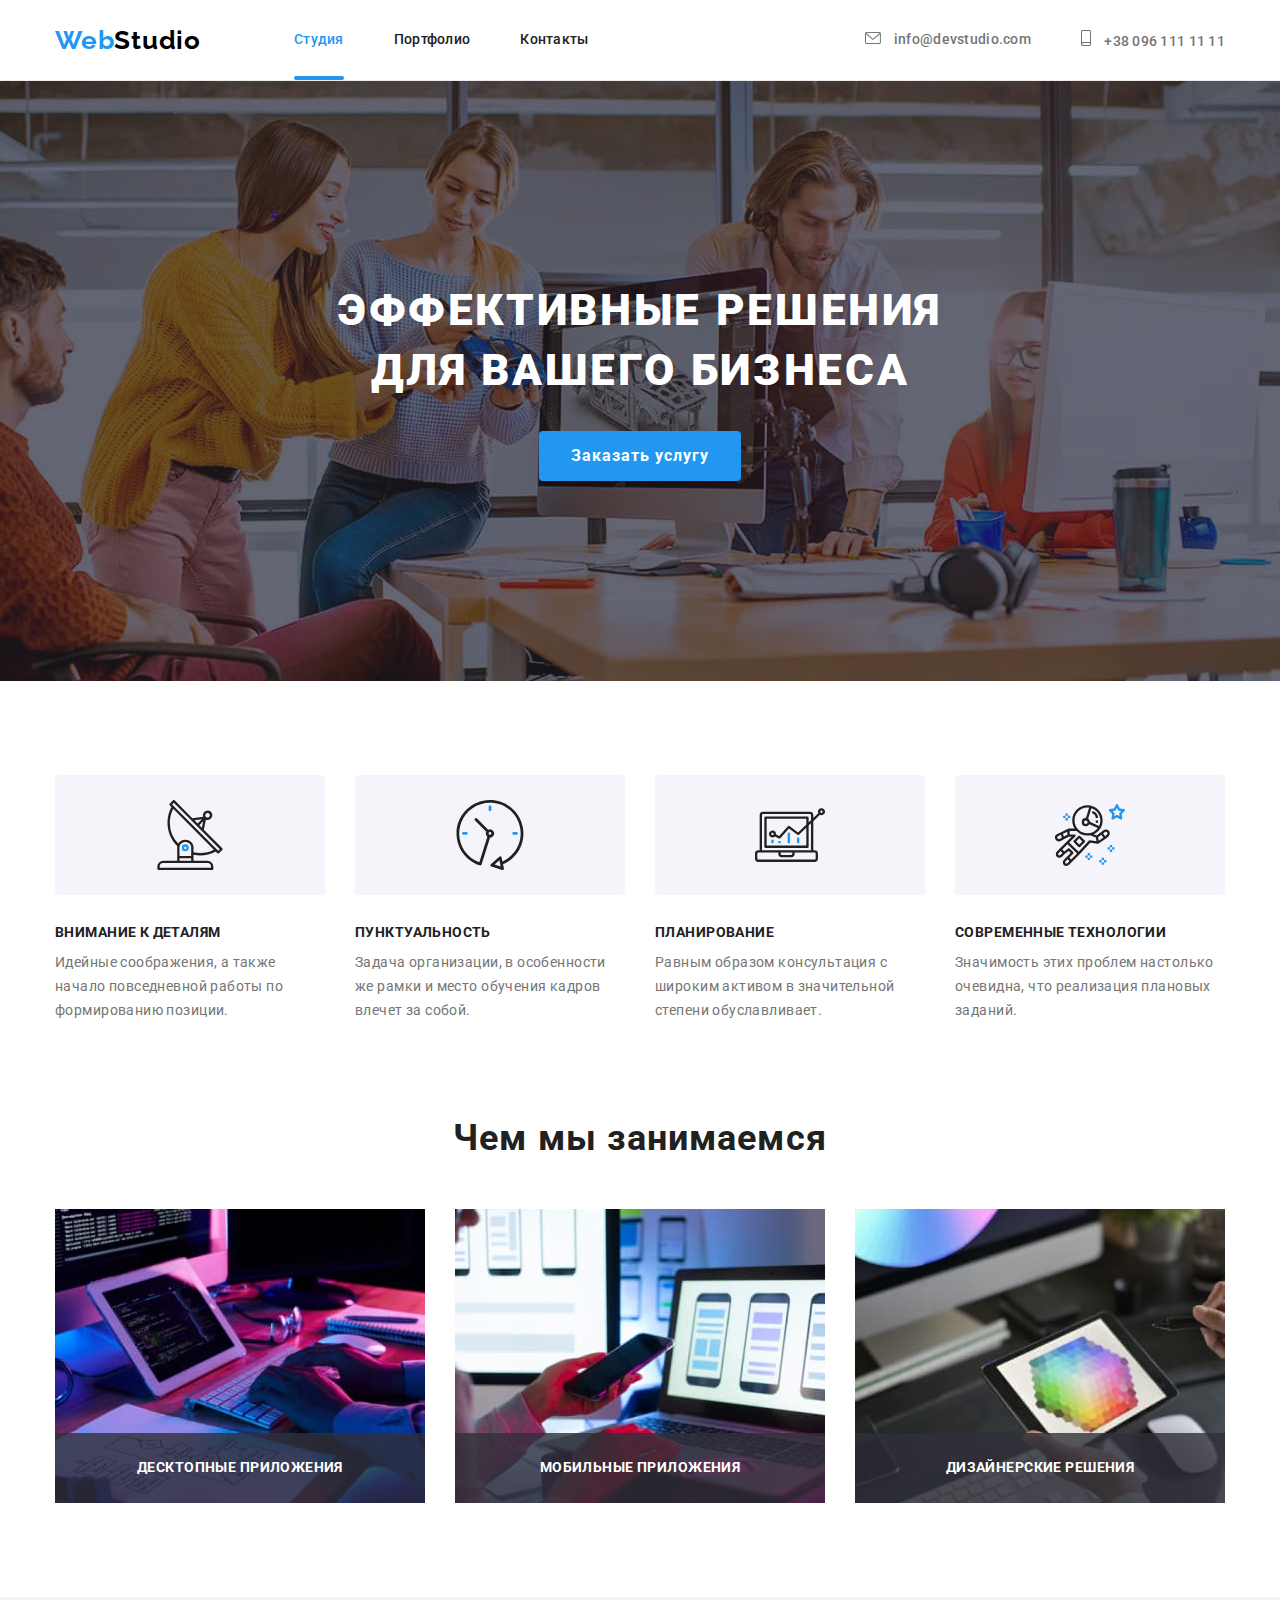
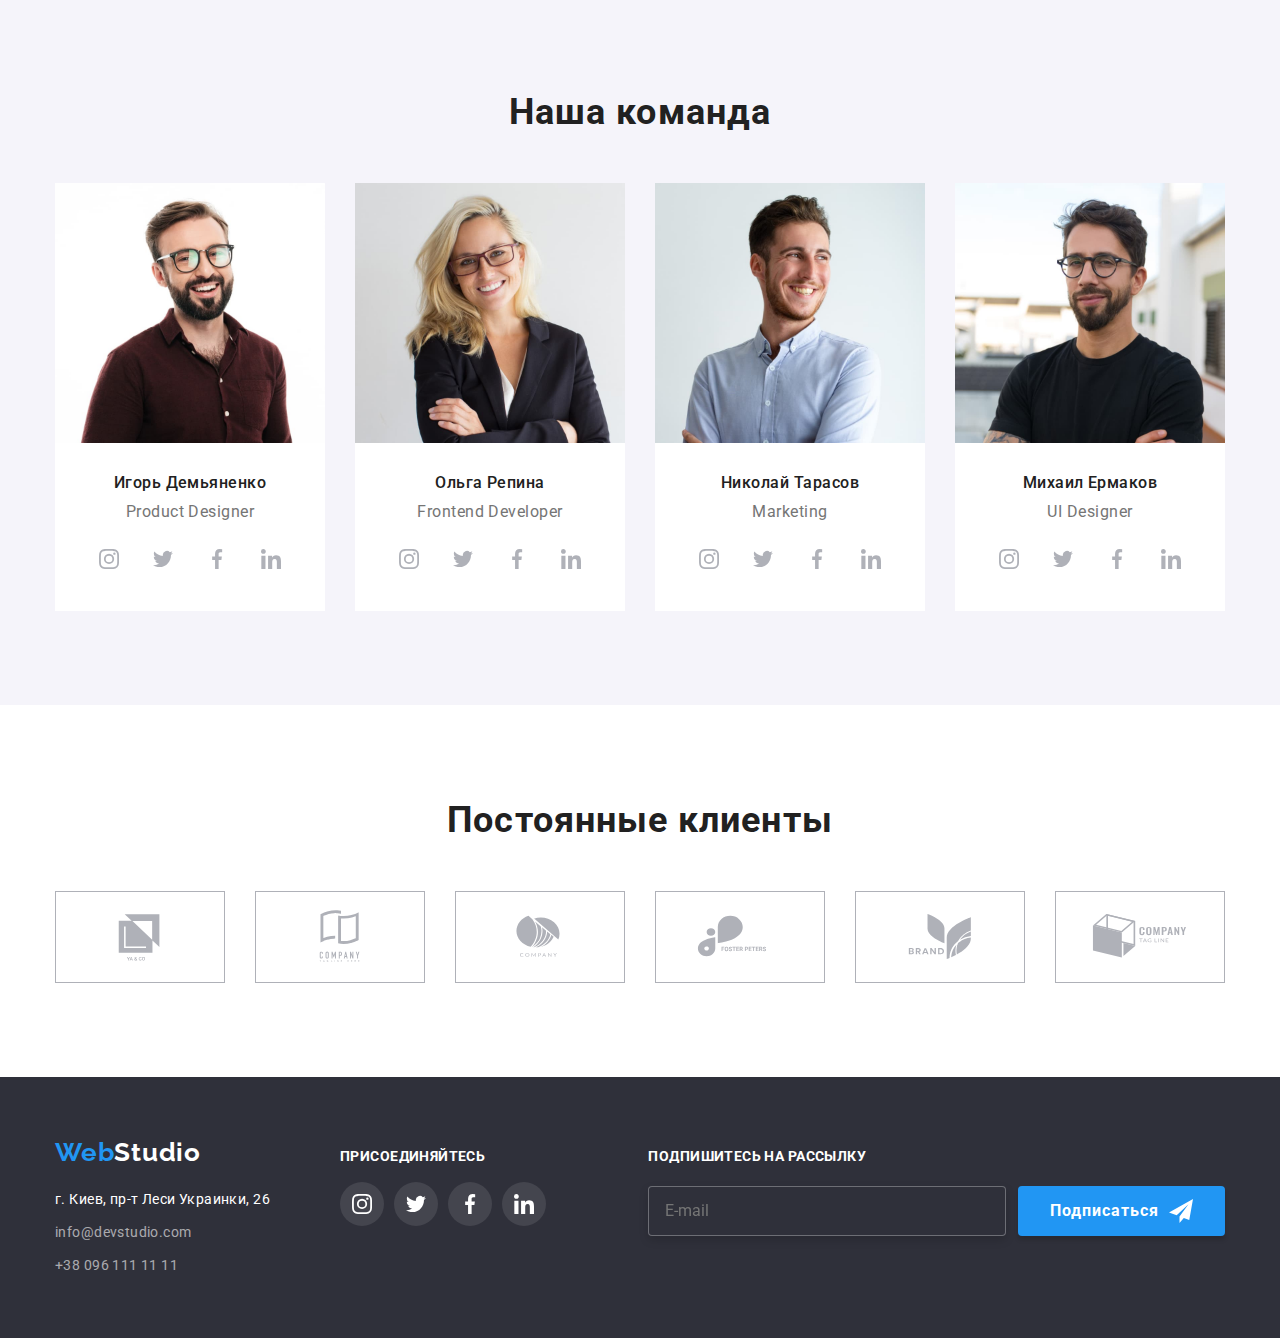
<file: index.html>
<!DOCTYPE html>
<html lang="ru">
  <head>
    <meta charset="UTF-8" />
    <meta http-equiv="X-UA-Compatible" content="IE=edge" />
    <meta name="viewport" content="width=device-width, initial-scale=1.0" />
    <title>Main</title>
    <link
      href="https://fonts.googleapis.com/css2?family=Raleway:wght@700&family=Roboto:wght@400;500;700;900&display=swap"
      rel="stylesheet"
    />
    <link
      rel="stylesheet"
      href="https://cdnjs.cloudflare.com/ajax/libs/modern-normalize/1.1.0/modern-normalize.min.css"
    />
    <link rel="stylesheet" href="./css/styles.css" />
  </head>
  <body>
    <header class="header">
      <div class="container nav">
        <a href="" lang="en" class="logo"><span>Web</span>Studio</a>
        <nav class="nav-list">
          <ul class="site-nav list">
            <li class="item"><a href="./index.html" class="link current">Студия</a></li>
            <li class="item"><a href="./portfolio.html" class="link">Портфолио</a></li>
            <li class="item"><a href="" class="link">Контакты</a></li>
          </ul>
        </nav>
        <ul class="contacts list">
          <li class="item">
            <a href="mailto:info@devstudio.com" class="link">
              <svg class="icon" width="16" height="12">
                <use href="./images/symbol-defs.svg#icon-envelope"></use>
              </svg>
              info@devstudio.com</a
            >
          </li>
          <li class="item">
            <a href="tel:+380961111111" class="link">
              <svg class="icon" width="10" height="16">
                <use href="./images/symbol-defs.svg#icon-smartphone"></use>
              </svg>
              +38 096 111 11 11</a
            >
          </li>
        </ul>
      </div>
    </header>

    <main>
      <!--Герой-->
      <section class="hero">
        <div class="container">
          <h1 class="hero-title">Эффективные решения для вашего бизнеса</h1>
          <button type="button" class="btn" data-modal-open>Заказать услугу</button>
          <div class="backdrop is-hidden" data-modal>
            <div class="modal">
              <button class="btn-icon" data-modal-close>
                <svg width="18" height="18">
                  <use href="./images/symbol-defs.svg#icon-close-black-18dp"></use>
                </svg>
              </button>
              <form class="form" autocomplete="off">
                <p class="text">Оставьте свои данные, мы вам перезвоним</p>
                <div class="form-field">
                  <label for="name" class="form-label">Имя</label>
                  <input type="text" class="form-input" name="name" id="name" placeholder=" " />
                  <svg class="form-icon" width="18" height="18">
                    <use href="./images/symbol-defs.svg#icon-person-black-18dp"></use>
                  </svg>
                </div>
                <div class="form-field">
                  <label for="tel" class="form-label">Телефон</label>
                  <input type="tel" class="form-input" name="tel" id="tel" placeholder=" " />
                  <svg class="form-icon" width="18" height="18">
                    <use href="./images/symbol-defs.svg#icon-phone-black-18dp"></use>
                  </svg>
                </div>
                <div class="form-field">
                  <label for="mail" class="form-label">Почта</label>
                  <input type="email" class="form-input" name="mail" id="mail" placeholder=" " />
                  <svg class="form-icon" width="18" height="18">
                    <use href="./images/symbol-defs.svg#icon-email-black-18dp"></use>
                  </svg>
                </div>
                <div class="form-field textarea">
                  <label for="comment" class="form-label">Комментарий</label>
                  <textarea
                    class="form-textarea"
                    name="comment"
                    rows="5"
                    id="comment"
                    placeholder="Введите текст"
                  ></textarea>
                </div>
                <div>
                  <label class="checkbox-label">
                    <input type="checkbox" class="checkbox" name="agreement" value="yes" />
                    <svg class="checkbox-icon" width="16" height="15">
                      <use href="./images/symbol-defs.svg#icon-icon-check"></use>
                    </svg>
                    Соглашаюсь с рассылкой и принимаю
                    <a class="checkbox-link" href="#">Условия договора</a>
                  </label>
                </div>
                <button class="form-btn" type="submit">Отправить</button>
              </form>
            </div>
          </div>
        </div>
      </section>
      <!--Преимущества-->
      <section class="section">
        <div class="container">
          <h2 class="visually-hidden">Наше преимущество</h2>
          <ul class="feature list">
            <li class="item">
              <div class="container-feature">
                <svg width="70" height="70">
                  <use href="./images/symbol-defs.svg#icon-antenna"></use>
                </svg>
              </div>
              <h3 class="title">Внимание к деталям</h3>
              <p class="text">
                Идейные соображения, а также начало повседневной работы по формированию позиции.
              </p>
            </li>
            <li class="item">
              <div class="container-feature">
                <svg width="70" height="70">
                  <use href="./images/symbol-defs.svg#icon-clock"></use>
                </svg>
              </div>
              <h3 class="title">Пунктуальность</h3>
              <p class="text">
                Задача организации, в особенности же рамки и место обучения кадров влечет за собой.
              </p>
            </li>
            <li class="item">
              <div class="container-feature">
                <svg width="70" height="70">
                  <use href="./images/symbol-defs.svg#icon-diagram"></use>
                </svg>
              </div>
              <h3 class="title">Планирование</h3>
              <p class="text">
                Равным образом консультация с широким активом в значительной степени обуславливает.
              </p>
            </li>
            <li class="item">
              <div class="container-feature">
                <svg width="70" height="70">
                  <use href="./images/symbol-defs.svg#icon-astronaut"></use>
                </svg>
              </div>
              <h3 class="title">Современные технологии</h3>
              <p class="text">
                Значимость этих проблем настолько очевидна, что реализация плановых заданий.
              </p>
            </li>
          </ul>
        </div>
      </section>
      <!--Діяльність-->
      <section class="section work">
        <div class="container">
          <h2 class="section-title">Чем мы занимаемся</h2>
          <ul class="work list">
            <li class="item">
              <img src="./images/box1.jpg" alt="работа на клавиатуре" width="370" height="294" />
              <div class="thumb"><b class="subtitle">десктопные приложения</b></div>
            </li>
            <li class="item">
              <img src="./images/box2.jpg" alt="работа на ноутбуке" width="370" height="294" />
              <div class="thumb">
                <b class="subtitle">мобильные приложения</b>
              </div>
            </li>
            <li class="item">
              <img src="./images/box3.jpg" alt="работа на планшете" width="370" height="294" />
              <div class="thumb">
                <b class="subtitle">дизайнерские решения</b>
              </div>
            </li>
          </ul>
        </div>
      </section>
      <!--Команда-->
      <section class="section team">
        <div class="container">
          <h2 class="section-title">Наша команда</h2>
          <ul class="team list">
            <li class="item">
              <img src="./images/img.jpg" alt="Photo Product Designer" width="270" height="260" />
              <div class="team-title">
                <h3 class="title">Игорь Демьяненко</h3>
                <p lang="en" class="text">Product Designer</p>
                <ul class="social list">
                  <li class="item">
                    <a
                      class="link icon"
                      href="#"
                      target="_blank"
                      rel="nofollow noopener noreferrer"
                    >
                      <svg width="20" height="20">
                        <use href="./images/symbol-defs.svg#icon-instagram"></use>
                      </svg>
                    </a>
                  </li>
                  <li class="item">
                    <a
                      class="link icon"
                      href="#"
                      target="_blank"
                      rel="nofollow noopener noreferrer"
                    >
                      <svg width="20" height="20">
                        <use href="./images/symbol-defs.svg#icon-twitter"></use>
                      </svg>
                    </a>
                  </li>
                  <li class="item">
                    <a
                      class="link icon"
                      href="#"
                      target="_blank"
                      rel="nofollow noopener noreferrer"
                    >
                      <svg width="20" height="20">
                        <use href="./images/symbol-defs.svg#icon-facebook"></use>
                      </svg>
                    </a>
                  </li>
                  <li class="item">
                    <a
                      class="link icon"
                      href="#"
                      target="_blank"
                      rel="nofollow noopener noreferrer"
                    >
                      <svg width="20" height="20">
                        <use href="./images/symbol-defs.svg#icon-linkedin"></use>
                      </svg>
                    </a>
                  </li>
                </ul>
              </div>
            </li>
            <li class="item">
              <img
                src="./images/img(1).jpg"
                alt="Photo Frontend Developer"
                width="270"
                height="260"
              />
              <div class="team-title">
                <h3 class="title">Ольга Репина</h3>
                <p lang="en" class="text">Frontend Developer</p>
                <ul class="social list">
                  <li class="item">
                    <a
                      class="link icon"
                      href="#"
                      target="_blank"
                      rel="nofollow noopener noreferrer"
                    >
                      <svg width="20" height="20">
                        <use href="./images/symbol-defs.svg#icon-instagram"></use>
                      </svg>
                    </a>
                  </li>
                  <li class="item">
                    <a
                      class="link icon"
                      href="#"
                      target="_blank"
                      rel="nofollow noopener noreferrer"
                    >
                      <svg width="20" height="20">
                        <use href="./images/symbol-defs.svg#icon-twitter"></use>
                      </svg>
                    </a>
                  </li>
                  <li class="item">
                    <a
                      class="link icon"
                      href="#"
                      target="_blank"
                      rel="nofollow noopener noreferrer"
                    >
                      <svg width="20" height="20">
                        <use href="./images/symbol-defs.svg#icon-facebook"></use>
                      </svg>
                    </a>
                  </li>
                  <li class="item">
                    <a
                      class="link icon"
                      href="#"
                      target="_blank"
                      rel="nofollow noopener noreferrer"
                    >
                      <svg width="20" height="20">
                        <use href="./images/symbol-defs.svg#icon-linkedin"></use>
                      </svg>
                    </a>
                  </li>
                </ul>
              </div>
            </li>
            <li class="item">
              <img
                src="./images/img(2).jpg"
                alt="Photo Product Marketinger"
                width="270"
                height="260"
              />
              <div class="team-title">
                <h3 class="title">Николай Тарасов</h3>
                <p lang="en" class="text">Marketing</p>
                <ul class="social list">
                  <li class="item">
                    <a
                      class="link icon"
                      href="#"
                      target="_blank"
                      rel="nofollow noopener noreferrer"
                    >
                      <svg width="20" height="20">
                        <use href="./images/symbol-defs.svg#icon-instagram"></use>
                      </svg>
                    </a>
                  </li>
                  <li class="item">
                    <a
                      class="link icon"
                      href="#"
                      target="_blank"
                      rel="nofollow noopener noreferrer"
                    >
                      <svg width="20" height="20">
                        <use href="./images/symbol-defs.svg#icon-twitter"></use>
                      </svg>
                    </a>
                  </li>
                  <li class="item">
                    <a
                      class="link icon"
                      href="#"
                      target="_blank"
                      rel="nofollow noopener noreferrer"
                    >
                      <svg width="20" height="20">
                        <use href="./images/symbol-defs.svg#icon-facebook"></use>
                      </svg>
                    </a>
                  </li>
                  <li class="item">
                    <a
                      class="link icon"
                      href="#"
                      target="_blank"
                      rel="nofollow noopener noreferrer"
                    >
                      <svg width="20" height="20">
                        <use href="./images/symbol-defs.svg#icon-linkedin"></use>
                      </svg>
                    </a>
                  </li>
                </ul>
              </div>
            </li>
            <li class="item">
              <img src="./images/img(3).jpg" alt="Photo UI Designer" width="270" height="260" />
              <div class="team-title">
                <h3 class="title">Михаил Ермаков</h3>
                <p lang="en" class="text">UI Designer</p>
                <ul class="social list">
                  <li class="item">
                    <a
                      class="link icon"
                      href="#"
                      target="_blank"
                      rel="nofollow noopener noreferrer"
                    >
                      <svg width="20" height="20">
                        <use href="./images/symbol-defs.svg#icon-instagram"></use>
                      </svg>
                    </a>
                  </li>
                  <li class="item">
                    <a
                      class="link icon"
                      href="#"
                      target="_blank"
                      rel="nofollow noopener noreferrer"
                    >
                      <svg width="20" height="20">
                        <use href="./images/symbol-defs.svg#icon-twitter"></use>
                      </svg>
                    </a>
                  </li>
                  <li class="item">
                    <a
                      class="link icon"
                      href="#"
                      target="_blank"
                      rel="nofollow noopener noreferrer"
                    >
                      <svg width="20" height="20">
                        <use href="./images/symbol-defs.svg#icon-facebook"></use>
                      </svg>
                    </a>
                  </li>
                  <li class="item">
                    <a
                      class="link icon"
                      href="#"
                      target="_blank"
                      rel="nofollow noopener noreferrer"
                    >
                      <svg width="20" height="20">
                        <use href="./images/symbol-defs.svg#icon-linkedin"></use>
                      </svg>
                    </a>
                  </li>
                </ul>
              </div>
            </li>
          </ul>
        </div>
      </section>
      <section class="section client">
        <div class="container">
          <h2 class="section-title">Постоянные клиенты</h2>
          <ul class="client list">
            <li class="item">
              <a class="link icon" href="#" target="_blank" rel="nofollow noopener noreferrer">
                <svg width="106" height="60">
                  <use href="./images/symbol-defs.svg#icon-logo1"></use>
                </svg>
              </a>
            </li>
            <li class="item">
              <a class="link icon" href="#" target="_blank" rel="nofollow noopener noreferrer">
                <svg width="106" height="60">
                  <use href="./images/symbol-defs.svg#icon-logo2"></use>
                </svg>
              </a>
            </li>
            <li class="item">
              <a class="link icon" href="#" target="_blank" rel="nofollow noopener noreferrer">
                <svg width="106" height="60">
                  <use href="./images/symbol-defs.svg#icon-logo3"></use>
                </svg>
              </a>
            </li>
            <li class="item">
              <a class="link icon" href="#" target="_blank" rel="nofollow noopener noreferrer">
                <svg width="106" height="60">
                  <use href="./images/symbol-defs.svg#icon-logo4"></use>
                </svg>
              </a>
            </li>
            <li class="item">
              <a class="link icon" href="#" target="_blank" rel="nofollow noopener noreferrer">
                <svg width="106" height="60">
                  <use href="./images/symbol-defs.svg#icon-logo5"></use>
                </svg>
              </a>
            </li>
            <li class="item">
              <a class="link icon" href="#" target="_blank" rel="nofollow noopener noreferrer">
                <svg width="106" height="60">
                  <use href="./images/symbol-defs.svg#icon-logo6"></use>
                </svg>
              </a>
            </li>
          </ul>
        </div>
      </section>
    </main>
    <footer class="footer">
      <div class="container">
        <div class="container-adress">
          <a href="" lang="en" class="logo link"><span>Web</span>Studio</a>
          <address class="address">
            г. Киев, пр-т Леси Украинки, 26
            <a href="mailto:info@devstudio.com" class="link mail">info@devstudio.com</a>
            <a href="tel:+380961111111" class="link">+38 096 111 11 11</a>
          </address>
        </div>
        <div class="container-social">
          <b class="subtitle">присоединяйтесь</b>
          <ul class="social list">
            <li class="item">
              <a class="link icon" href="#" target="_blank" rel="nofollow noopener noreferrer">
                <svg width="20" height="20">
                  <use href="./images/symbol-defs.svg#icon-instagram"></use>
                </svg>
              </a>
            </li>
            <li class="item">
              <a class="link icon" href="#" target="_blank" rel="nofollow noopener noreferrer">
                <svg width="20" height="20">
                  <use href="./images/symbol-defs.svg#icon-twitter"></use>
                </svg>
              </a>
            </li>
            <li class="item">
              <a class="link icon" href="#" target="_blank" rel="nofollow noopener noreferrer">
                <svg width="20" height="20">
                  <use href="./images/symbol-defs.svg#icon-facebook"></use>
                </svg>
              </a>
            </li>
            <li class="item">
              <a class="link icon" href="#" target="_blank" rel="nofollow noopener noreferrer">
                <svg width="20" height="20">
                  <use href="./images/symbol-defs.svg#icon-linkedin"></use>
                </svg>
              </a>
            </li>
          </ul>
        </div>
        <div class="footer-form">
          <b class="subtitle">Подпишитесь на рассылку</b>
          <form class="form">
            <input
              class="input"
              type="email"
              name="user-mail"
              id="user-mail"
              placeholder="E-mail"
            />
            <button class="footer-btn" type="submit">
              Подписаться
              <svg class="icon-footer" width="24" height="24">
                <use href="./images/symbol-defs.svg#icon-icon-send"></use>
              </svg>
            </button>
          </form>
        </div>
      </div>
    </footer>
    <script src="./js/modal.js"></script>
  </body>
</html>
</file>
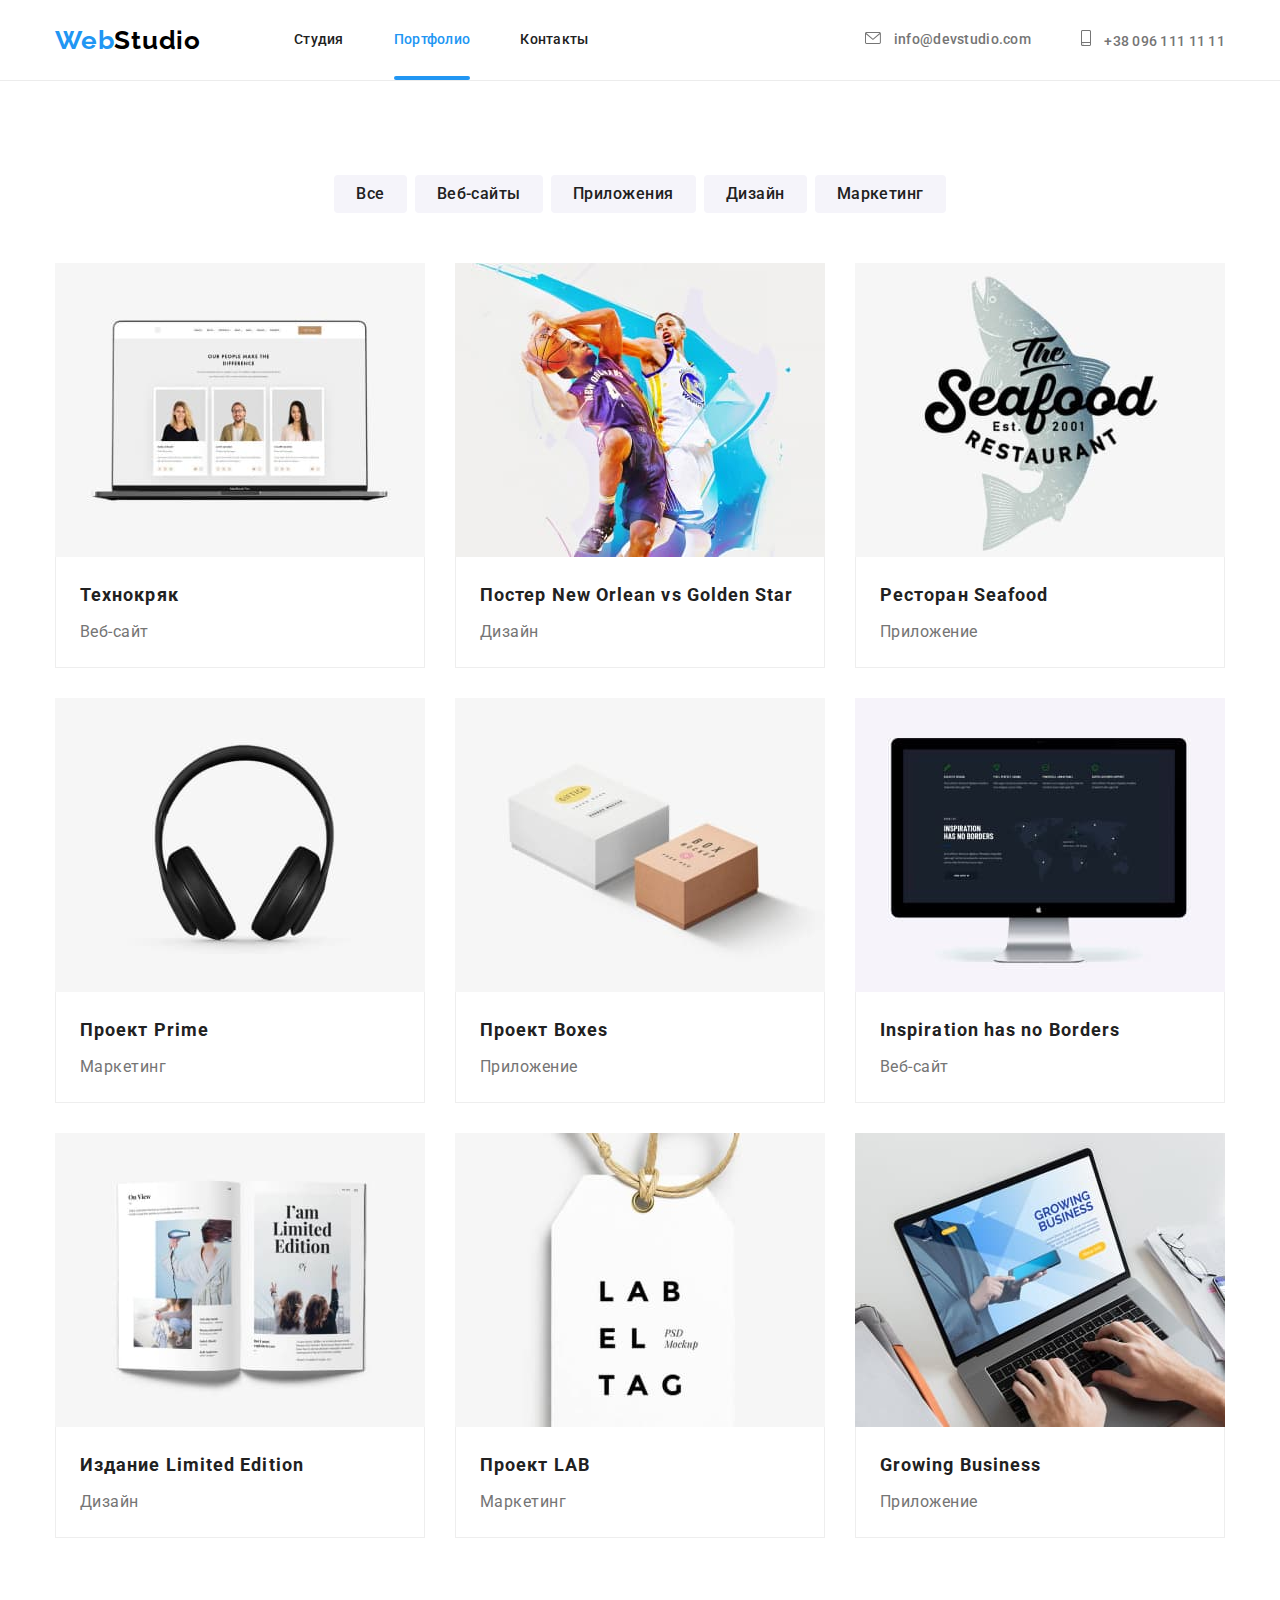
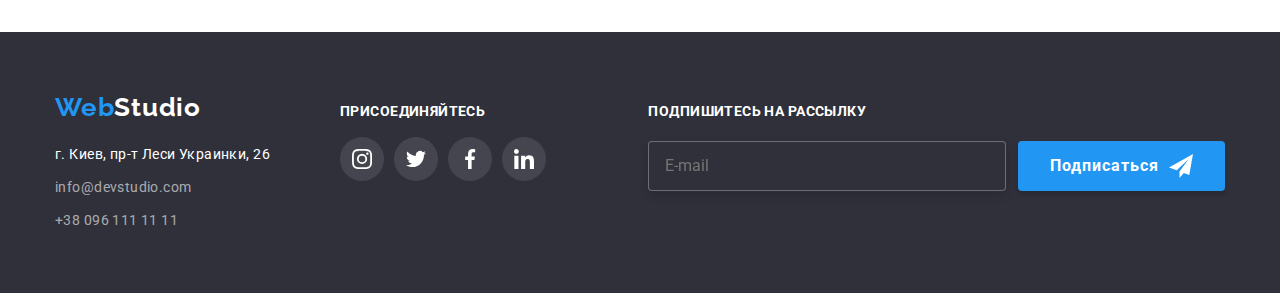
<file: portfolio.html>
<!DOCTYPE html>
<html lang="ru">
  <head>
    <meta charset="UTF-8" />
    <meta http-equiv="X-UA-Compatible" content="IE=edge" />
    <meta name="viewport" content="width=device-width, initial-scale=1.0" />
    <title>portfolio</title>
    <link
      href="https://fonts.googleapis.com/css2?family=Raleway:wght@700&family=Roboto:wght@400;500;700;900&display=swap"
      rel="stylesheet"
    />
    <link
      rel="stylesheet"
      href="https://cdnjs.cloudflare.com/ajax/libs/modern-normalize/1.1.0/modern-normalize.min.css"
    />
    <link rel="stylesheet" href="./css/styles.css" />
  </head>

  <body>
    <!--Шапка сайта-->
    <header class="header">
      <div class="container nav">
        <a href="./index.html" lang="en" class="logo"><span>Web</span>Studio</a>
        <nav class="nav-list">
          <ul class="site-nav list">
            <li class="item"><a href="./index.html" class="link">Студия</a></li>
            <li class="item"><a href="./portfolio.html" class="link current">Портфолио</a></li>
            <li class="item"><a href="#" class="link">Контакты</a></li>
          </ul>
        </nav>
        <ul class="contacts list">
          <li class="item">
            <a href="mailto:info@devstudio.com" class="link">
              <svg class="icon" width="16" height="12">
                <use href="./images/symbol-defs.svg#icon-envelope"></use>
              </svg>
              info@devstudio.com</a
            >
          </li>
          <li class="item">
            <a href="tel:+380961111111" class="link">
              <svg class="icon" width="10" height="16">
                <use href="./images/symbol-defs.svg#icon-smartphone"></use>
              </svg>
              +38 096 111 11 11</a
            >
          </li>
        </ul>
      </div>
    </header>

    <main>
      <section class="section">
        <div class="container">
          <h1 class="visually-hidden">Наши проекты</h1>
          <ul class="buttons list">
            <li class="item">
              <button type="button" class="btn">Все</button>
            </li>
            <li class="item">
              <button type="button" class="btn">Веб-сайты</button>
            </li>
            <li class="item">
              <button type="button" class="btn">Приложения</button>
            </li>
            <li class="item">
              <button type="button" class="btn">Дизайн</button>
            </li>
            <li class="item">
              <button type="button" class="btn">Маркетинг</button>
            </li>
          </ul>
          <ul class="projects list">
            <li class="item">
              <a href="#" class="link">
                <div class="thumb">
                  <img src="./images/img1.jpg" alt="example1" width="370" height="294" />
                  <div class="thumb-text">
                    <p>
                      Ресурс предлагает комплексные предложения с разным уровнем функционала и
                      сервисов. Все это позволит посетителю получить исчерпывающие сведения о
                      компании или частном лице.
                    </p>
                  </div>
                </div>
                <div class="project-title">
                  <h2 class="title">Технокряк</h2>
                  <p class="text">Веб-сайт</p>
                </div>
              </a>
            </li>
            <li class="item">
              <a href="#" class="link">
                <div class="thumb">
                  <img src="./images/img2.jpg" alt="example2" width="370" height="294" />
                  <div class="thumb-text">
                    <p>
                      Ресурс предлагает комплексные предложения с разным уровнем функционала и
                      сервисов. Все это позволит посетителю получить исчерпывающие сведения о
                      компании или частном лице.
                    </p>
                  </div>
                </div>
                <div class="project-title">
                  <h2 class="title">Постер <span lang="en">New Orlean vs Golden Star</span></h2>
                  <p class="text">Дизайн</p>
                </div>
              </a>
            </li>
            <li class="item">
              <a href="#" class="link">
                <div class="thumb">
                  <img src="./images/img3.jpg" alt="example3" width="370" height="294" />
                  <div class="thumb-text">
                    <p>
                      Ресурс предлагает комплексные предложения с разным уровнем функционала и
                      сервисов. Все это позволит посетителю получить исчерпывающие сведения о
                      компании или частном лице.
                    </p>
                  </div>
                </div>
                <div class="project-title">
                  <h2 class="title">Ресторан <span>Seafood</span></h2>
                  <p class="text">Приложение</p>
                </div>
              </a>
            </li>
            <li class="item">
              <a href="#" class="link">
                <div class="thumb">
                  <img src="./images/img4.jpg" alt="example4" width="370" height="294" />
                  <div class="thumb-text">
                    <p>
                      Ресурс предлагает комплексные предложения с разным уровнем функционала и
                      сервисов. Все это позволит посетителю получить исчерпывающие сведения о
                      компании или частном лице.
                    </p>
                  </div>
                </div>
                <div class="project-title">
                  <h2 class="title">Проект <span>Prime</span></h2>
                  <p class="text">Маркетинг</p>
                </div>
              </a>
            </li>
            <li class="item">
              <a href="#" class="link">
                <div class="thumb">
                  <img src="./images/img5.jpg" alt="example5" width="370" height="294" />
                  <div class="thumb-text">
                    <p>
                      Ресурс предлагает комплексные предложения с разным уровнем функционала и
                      сервисов. Все это позволит посетителю получить исчерпывающие сведения о
                      компании или частном лице.
                    </p>
                  </div>
                </div>
                <div class="project-title">
                  <h2 class="title">Проект <span>Boxes</span></h2>
                  <p class="text">Приложение</p>
                </div>
              </a>
            </li>
            <li class="item">
              <a href="#" class="link">
                <div class="thumb">
                  <img src="./images/img6.jpg" alt="example6" width="370" height="294" />
                  <div class="thumb-text">
                    <p>
                      Ресурс предлагает комплексные предложения с разным уровнем функционала и
                      сервисов. Все это позволит посетителю получить исчерпывающие сведения о
                      компании или частном лице.
                    </p>
                  </div>
                </div>
                <div class="project-title">
                  <h2 lang="en" class="title">Inspiration has no Borders</h2>
                  <p class="text">Веб-сайт</p>
                </div>
              </a>
            </li>
            <li class="item">
              <a href="#" class="link">
                <div class="thumb">
                  <img src="./images/img7.jpg" alt="example7" width="370" height="294" />
                  <div class="thumb-text">
                    <p>
                      Ресурс предлагает комплексные предложения с разным уровнем функционала и
                      сервисов. Все это позволит посетителю получить исчерпывающие сведения о
                      компании или частном лице.
                    </p>
                  </div>
                </div>
                <div class="project-title">
                  <h2 class="title">Издание <span lang="en">Limited Edition</span></h2>
                  <p class="text">Дизайн</p>
                </div>
              </a>
            </li>
            <li class="item">
              <a href="#" class="link">
                <div class="thumb">
                  <img src="./images/img8.jpg" alt="example8" width="370" height="294" />
                  <div class="thumb-text">
                    <p>
                      Ресурс предлагает комплексные предложения с разным уровнем функционала и
                      сервисов. Все это позволит посетителю получить исчерпывающие сведения о
                      компании или частном лице.
                    </p>
                  </div>
                </div>
                <div class="project-title">
                  <h2 class="title">Проект <span>LAB</span></h2>
                  <p class="text">Маркетинг</p>
                </div>
              </a>
            </li>
            <li class="item">
              <a href="#" class="link">
                <div class="thumb">
                  <img src="./images/img9.jpg" alt="example9" width="370" height="294" />
                  <div class="thumb-text">
                    <p>
                      Ресурс предлагает комплексные предложения с разным уровнем функционала и
                      сервисов. Все это позволит посетителю получить исчерпывающие сведения о
                      компании или частном лице.
                    </p>
                  </div>
                </div>
                <div class="project-title">
                  <h2 lang="en" class="title">Growing Business</h2>
                  <p class="text">Приложение</p>
                </div>
              </a>
            </li>
          </ul>
        </div>
      </section>
    </main>
    <footer class="footer">
      <div class="container">
        <div class="container-adress">
          <a href="" lang="en" class="logo link"><span>Web</span>Studio</a>
          <address class="address">
            г. Киев, пр-т Леси Украинки, 26
            <a href="mailto:info@devstudio.com" class="link mail">info@devstudio.com</a>
            <a href="tel:+380961111111" class="link">+38 096 111 11 11</a>
          </address>
        </div>
        <div class="container-social">
          <b class="subtitle">присоединяйтесь</b>
          <ul class="social list">
            <li class="item">
              <a class="link icon" href="#" target="_blank" rel="nofollow noopener noreferrer">
                <svg class="icon" width="20" height="20">
                  <use href="./images/symbol-defs.svg#icon-instagram"></use>
                </svg>
              </a>
            </li>
            <li class="item">
              <a class="link icon" href="#" target="_blank" rel="nofollow noopener noreferrer">
                <svg width="20" height="20">
                  <use href="./images/symbol-defs.svg#icon-twitter"></use>
                </svg>
              </a>
            </li>
            <li class="item">
              <a class="link icon" href="#" target="_blank" rel="nofollow noopener noreferrer">
                <svg width="20" height="20">
                  <use href="./images/symbol-defs.svg#icon-facebook"></use>
                </svg>
              </a>
            </li>
            <li class="item">
              <a class="link icon" href="#" target="_blank" rel="nofollow noopener noreferrer">
                <svg width="20" height="20">
                  <use href="./images/symbol-defs.svg#icon-linkedin"></use>
                </svg>
              </a>
            </li>
          </ul>
        </div>

        <div class="footer-form">
          <b class="subtitle">Подпишитесь на рассылку</b>
          <form class="form">
            <input class="input" type="email" name="mail" id="mail" placeholder="E-mail" />
            <button class="footer-btn" type="submit">
              Подписаться
              <svg class="icon-footer" width="24" height="24">
                <use href="./images/symbol-defs.svg#icon-icon-send"></use>
              </svg>
            </button>
          </form>
        </div>
      </div>
    </footer>
  </body>
</html>
</file>
<file: css/styles.css>
/* цвет вторичного текста #212121; */
/* цвет основного текста #757575; */
/* акцент #2196F3;*/
/* цвет адреса rgba(255, 255, 255, 0.6); */
/* цвет logo #000000 */

/* цвет основного фона #FFFFFF; */
/* цвет фона героя и подвала #2F303A; */
/* цвет фона кнопки и команды# F5F4FA; */
/* цвет фона кнопки героя 188CE8; */
/*цвет фона героя #c4c4c4*;/
/* цвет фона  картинки секции чем занимаемся rgba(47, 48, 58, 0.8); */
/* цвет фщна картинки портфолио rgba(33, 150, 243, 0.9); */
/* цвеет фона накладення модального вікна: rgba(0, 0, 0, 0.2); */

/* цвет линии под карточкой портфолио #EEEEEE */
/* цвет линии хейдера #ECECEC */
/* цвет бордер клиент секции rgba(175, 177, 184, 1) */
/* цвет бордер клиент секции rgba(33, 150, 243, 1) */
/* цвет бордера кнопки закрытия rgba(0, 0, 0, 0.1)*/
/* цвет бордера формы подвала rgba(255, 255, 255, 0.3) */
/* цвет бордера модалки border:rgba(33, 33, 33, 0.2); */

/* цвет затемнения rgba(47, 48, 58, 0.4); */
/* цвет иконки #afb1b8;*/
/* цвет фона иконки подвала rgb(255, 255, 255, 0.1);  */
/* цвет фона плейсхолдера модального окна rgba(117, 117, 117, 0.5) */
:root {
  --primary-text-color: #757575;
  --title-text-color: #212121;
  --accent-color: #2196f3;
  --accent-white-color: rgba(255, 255, 255, 0.6);
  --primary-white-color: #ffffff;
  --color-placeholder-modal: rgba(117, 117, 117, 0.5);

  --bg-color: #f5f4fa;
  --footer-bg-color: #2f303a;
  --hero-bg-color: #c4c4c4;
  --hero-bg-image: rgba(47, 48, 58, 0.4);
  --work-bg-image: rgba(47, 48, 58, 0.8);
  --overlay-modal-bg-color: rgba(0, 0, 0, 0.2);
  --portfolio-bg-image: rgba(33, 150, 243, 0.9);
  --logo-text-color: #000000;

  --button-bg-color: #188ce8;
  --border-color: #eeeeee;
  --border-header-color: #ececec;
  --border-client-color: rgba(175, 177, 184, 1);
  --border-client-current-color: rgba(33, 150, 243, 1);
  --border-btn-close: rgba(0, 0, 0, 0.1);
  --border-input-footer: rgba(255, 255, 255, 0.3);
  --boder-input-modal: rgba(33, 33, 33, 0.2);

  --icon-bg-color: rgb(255, 255, 255, 0.1);
  --icon-color: #afb1b8;

  --transition-timing-function: cubic-bezier(0.4, 0, 0.2, 1);
  --transition-duration: 250ms;
}

body {
  margin: 0;
  color: var(--primary-text-color);
  background-color: var(--primary-white-color);
  font-family: 'Roboto', sans-serif;
}

.container {
  width: 1200px;
  margin-left: auto;
  margin-right: auto;
  padding-left: 15px;
  padding-right: 15px;
}

.list {
  margin: 0;
  padding: 0;
  list-style: none;
}

h1,
h2,
h3,
p {
  margin-top: 0;
  margin-bottom: 0;
}
img {
  display: block;
}

.visually-hidden {
  position: absolute;
  width: 1px;
  height: 1px;
  margin: -1px;
  border: 0;
  padding: 0;
  white-space: nowrap;
  clip-path: inset(100%);
  clip: rect(0 0 0 0);
  overflow: hidden;
}
/* header */
.logo {
  color: var(--logo-text-color);
  font-family: 'Raleway';
  font-weight: 700;
  font-size: 26px;
  line-height: 1.19;
  text-decoration: none;
  letter-spacing: 0.03em;
}

.logo span {
  color: var(--accent-color);
}

/* site nav */
.header {
  border-bottom: 1px solid var(--border-header-color);
}
.container.nav .site-nav,
.container.nav {
  display: flex;
  align-items: center;
}

.nav-list {
  margin-left: 93px;
}
.site-nav {
  display: flex;
}
.site-nav .item {
  margin-right: 50px;
}
.site-nav .item:last-child {
  margin-right: 0;
}
.site-nav .link {
  transition: color var(--transition-duration) var(--transition-timing-function);

  display: block;
  padding-top: 32px;
  padding-bottom: 32px;

  color: var(--title-text-color);
  font-weight: 500;
  font-size: 14px;
  line-height: 1.14;
  letter-spacing: 0.02em;
  text-decoration: none;
}

.link.current {
  position: relative;
  display: block;
}
.link.current::after {
  content: '';

  position: absolute;
  left: 0;
  bottom: 0;

  display: block;
  width: 100%;
  height: 4px;

  background: var(--accent-color);
  border-radius: 2px;
}

.site-nav .link:focus,
.site-nav .link:hover,
.link.current {
  color: var(--accent-color);
}

.contacts.list {
  display: flex;
  align-items: center;
  margin-left: auto;
}

.contacts .item {
  display: flex;
  padding: 0px;
}

.contacts .item + .item {
  margin-left: 50px;
}

.contacts .link {
  transition: color var(--transition-duration) var(--transition-timing-function),
    

  display: inline-flex;
  align-items: center;
  margin: 0px;

  color: var(--primary-text-color);

  font-weight: 500;
  font-size: 14px;
  line-height: 1.14;
  letter-spacing: 0.02em;
  text-decoration: none;
}

.contacts .link:hover,
.contacts .link:focus {
  color: var(--accent-color);
}

.contacts .icon {
  fill: currentColor;
  margin-right: 10px;
}

/* hero */
.hero {
  max-width: 1600px;
  height: 600px;
  margin-left: auto;
  margin-right: auto;
  padding: 200px 0;
  background-color: var(--hero-bg-color);
  background-image: linear-gradient(to right, rgba(47, 48, 58, 0.4), rgba(47, 48, 58, 0.4)),
    url(../images/hero.jpg);

  background-repeat: no-repeat;
  background-position: center;
  background-size: cover;

  text-align: center;
}

.hero-title {
  margin: 0 auto 30px;
  max-width: 696px;

  color: var(--primary-white-color);

  font-weight: 900;
  font-size: 44px;
  line-height: 1.36;
  letter-spacing: 0.06em;
  text-align: center;
  text-transform: uppercase;
}

/* modal */

.backdrop {
  z-index: 1;
  position: fixed;
  top: 0;
  left: 0;
  width: 100%;
  height: 100%;
  background-color: var(--overlay-modal-bg-color);

  opacity: 1;
  transition: opacity var(--transition-duration) var(--transition-timing-function),
    visibility var(--transition-duration) var(--transition-timing-function);
}

.backdrop.is-hidden {
  opacity: 0;
  pointer-events: none;
  visibility: hidden;
}

.modal {
  position: absolute;
  top: 50%;
  left: 50%;
  transform: translate(-50%, -50%);
  transition: transform var(--transition-duration) var(--transition-timing-function);

  width: 528px;
  height: 581px;
}
.btn-icon {
  position: absolute;
  top: 8px;
  right: 8px;

  width: 30px;
  height: 30px;

  display: flex;
  align-items: center;
  fill: var(--logo-text-color);
  background-color: var(--primary-white-color);
  border-radius: 50%;
  border: 1px solid var(--border-btn-close);
  cursor: pointer;
  transition: fill var(--transition-duration) var(--transition-timing-function);
}

.btn-icon:focus,
.btn-icon:hover {
  fill: var(--accent-color);
}

.modal .form {
  display: flex;
  flex-direction: column;
  width: 100%;
  padding: 40px;
  box-shadow: 0px 1px 3px rgba(0, 0, 0, 0.12), 0px 1px 1px rgba(0, 0, 0, 0.14),
    0px 2px 1px rgba(0, 0, 0, 0.2);
  border-radius: 4px;
  background-color: var(--primary-white-color);
}

.modal .text {
  margin-bottom: 12px;
  color: var(--title-text-color);

  font-weight: 700;
  font-size: 20px;
  line-height: 1, 15;
  letter-spacing: 0.03em;
}

.form-field {
  position: relative;
  display: flex;
  flex-direction: column;
  margin-bottom: 10px;
  text-align: start;
}

.form-label {
  color: var(--primary-text-color);
  font-weight: 400;
  font-size: 12px;
  line-height: 1.17;
  letter-spacing: 0.01em;
}

.form-input,
.form-textarea {
  width: 100%;
  font: inherit;
  margin-top: 4px;
  padding: 11px 12px 11px 42px;

  fill: var(--title-text-color);

  border: 1px solid var(--boder-input-modal);
  border-radius: 4px;
  outline: none;
  transition: border var(--transition-duration) var(--transition-timing-function);
}

.form-icon {
  position: absolute;
  top: 50%;
  left: 12px;
  fill: var(--title-text-color);
  transition: fill var(--transition-duration) var(--transition-timing-function);
}

.form-input:focus + .form-icon,
.form-input:hover + .form-icon {
  fill: var(--accent-color);
}

.form-input:focus,
.form-input:hover,
.form-textarea:focus,
.form-textarea:hover {
  border: 1px solid var(--accent-color);
}

.form-textarea {
  padding: 12px 16px;
  font: inherit;
  resize: none;
}
.form-field.textarea {
  margin-bottom: 20px;
}



.checkbox {
  -wekit-appearance: none;
  -moz-appearance: none;
  appearance: none;
  position: absolute;
  background-color: var(--primary-white-color);
  outline: var(--title-text-color);
}

.checkbox-label
{
  display: flex;
  align-items: center;
  justify-content: center;
   font-weight: 400;
  font-size: 14px;
  line-height: 1.71;
  letter-spacing: 0.03em;
 
}

.checkbox-link {
  color: var(--accent-color);
  margin-left: 5px;
}
.checkbox-label::after {
  content: '';
  }

.checkbox-icon {
  display: block;
  margin-right: 7px;
  background-color: var(--primary-white-color);
  border: 1px solid var(--title-text-color);
  transition: background-color var(--transition-duration) var(--transition-timing-function),
    border var(--transition-duration) var(--transition-timing-function),
    
}

.checkbox:checked + .checkbox-icon{
  background-color: var(--accent-color);
  border: 1px solid var(--accent-color);
}

.checkbox:focus + .checkbox-icon,
.checkbox-icon:hover {
  border: 1px solid var(--accent-color);
}



/* section */
.section {
  padding-top: 94px;
  padding-bottom: 94px;
}

.section-title {
  margin-bottom: 50px;

  color: var(--title-text-color);

  font-size: 36px;
  line-height: 1.17;
  text-align: center;
  letter-spacing: 0.03em;
}

.feature.list,
.work.list,
.team.list {
  display: flex;
  flex-wrap: wrap;
  justify-content: center;
}

.container-feature {
  display: flex;
  justify-content: center;
  align-items: center;
  height: 120px;
  margin-bottom: 30px;
  background-color: var(--bg-color);
  border-radius: 4px;
}

.feature .item {
  width: 270px;
  margin-right: 30px;
}

.section.work {
  padding-top: 0;
}

.work .item,
.team .item {
  margin-right: 30px;
}

.item:last-child,
.work .item:last-child,
.team .item:last-child {
  margin-right: 0px;
}

.work .item {
  position: relative;
  display: flex;
  align-items: flex-end;
}

.work .thumb {
  display: flex;
  justify-content: center;
  align-items: center;
  position: absolute;
  width: 100%;
  height: 70px;
  background-color: var(--work-bg-image);
}
.feature .title {
  margin-bottom: 10px;

  color: var(--title-text-color);

  font-size: 14px;
  line-height: 1.14;
  text-transform: uppercase;
  letter-spacing: 0.03em;
}

.feature .text {
  font-weight: 400;
  font-size: 14px;
  line-height: 1.71;
  letter-spacing: 0.03em;
}

.section.team {
  background-color: var(--bg-color);
}
.team .item {
  background-color: var(--bg-color);
  box-shadow: 0px 1px 3px rgba(0, 0, 0, 0.12), 0px 1px 1px rgba(0, 0, 0, 0.14),
    0px 2px 1px v rgba(0, 0, 0, 0.2);
  border-radius: 0px 0px 4px 4px;
}

.team-title {
  padding: 30px 10px;

  background: var(--primary-white-color);

  text-align: center;
}
.team .title {
  margin-bottom: 10px;

  color: var(--title-text-color);

  font-weight: 500;
  font-size: 16px;
  line-height: 1.19;
  letter-spacing: 0.03em;
}

.team .text {
  font-weight: 400;
  font-size: 16px;
  line-height: 1.19;
  letter-spacing: 0.03em;
}

.social.list {
  display: flex;
  flex-wrap: wrap;
  justify-content: center;

  margin-top: 16px;
}
.social .item {
  border: none;
  width: 44px;
  height: 44px;
  margin-right: 10px;
  background-color: var(--primary-white-color);
  box-shadow: none;
}

.social .item:last-child {
  margin-right: 0px;
}

.social .link.icon {
  transition: fill var(--transition-duration) var(--transition-timing-function),
    background-color var(--transition-duration) var(--transition-timing-function);

  display: flex;
  justify-content: center;
  align-items: center;
  width: 100%;
  height: 100%;

  fill: var(--icon-color);
  background-color: var(--primary-white-color);
  border-radius: 50%;
}

.team .icon:hover,
.team .icon:focus {
  fill: var(--primary-white-color);
  background-color: var(--accent-color);
}


/* section client */
.client .list {
  display: flex;
  flex-wrap: wrap;
  justify-content: center;
  padding: 0;
}

.client .item {
  width: 170px;
  height: 92px;
  margin-right: 30px;
}

.client .item:last-child {
  margin-right: 0px;
}

.client .link.icon {
  transition: fill var(--transition-duration) var(--transition-timing-function),
    border var(--transition-duration) var(--transition-timing-function);

  display: flex;
  justify-content: center;
  align-items: center;
  width: 100%;
  height: 100%;

  fill: var(--icon-color);
  border: 1px solid var(--border-client-color);
}

.client .link.icon:hover,
.client .link.icon:focus {
  fill: var(--accent-color);
  border: 1px solid var(--border-client-current-color);
}

/* address*/
.footer .container {
  display: flex;
  justify-content: start;
  align-items: baseline;
}

.footer {
  padding-top: 60px;
  padding-bottom: 60px;
  background-color: var(--footer-bg-color);
}

.address {
  margin-top: 20px;

  color: var(--primary-white-color);

  font-style: normal;
  font-weight: 400;
  font-size: 14px;
  line-height: 1.71;
  letter-spacing: 0.03em;
}

.footer .logo {
  color: var(--primary-white-color);
}

.address .link {
  transition: color var(--transition-duration) var(--transition-timing-function);
  display: block;
  color: var(--accent-white-color);
  text-decoration: none;
}

.address .link:hover,
.address .link:focus {
  color: var(--accent-color);
}
.link.mail {
  margin-top: 9px;
  margin-bottom: 9px;
}

.container-social {
  margin-left: 70px;
}

.subtitle {
  color: var(--primary-white-color);

  font-size: 14px;
  line-height: 1.14;
  letter-spacing: 0.03em;
  text-transform: uppercase;
}

.container-social .list {
  justify-content: left;
}
.container-social .item {
  background-color: var(--footer-bg-color);
}

.container-social .link.icon {
  transition: background-color var(--transition-duration) var(--transition-timing-function);
  background-color: var(--icon-bg-color);
  fill: var(--primary-white-color);
}
.container-social .icon:hover,
.container-social .icon:focus {
  background-color: var(--accent-color);
}

.footer-form {
  margin-left: auto;
}
.footer .form {
  display: flex;
  margin-top: 20px;
}

.input {
  width: 358px;
  margin: 0;
  padding: 15px 16px;
  background-color: var(--footer-bg-color);
  border: 1px solid var(--border-input-footer);
  filter: drop-shadow(0px 4px 4px rgba(0, 0, 0, 0.15));
  border-radius: 4px;
  font: inherit;
  color: var(--accent-white-color);
  outline: none;
  transition: border var(--transition-duration) var(--transition-timing-function);
}

.input:hover,
.input:focus {
  border: 1px solid var(--accent-color);
}

.icon-footer {
  margin-left: 10px;
}

/* buttons */
.btn,
.footer-btn,
.form-btn {
  transition: color var(--transition-duration) var(--transition-timing-function),
    background-color var(--transition-duration) var(--transition-timing-function),
    box-shadow var(--transition-duration) var(--transition-timing-function);

  border-radius: 4px;
  padding: 6px 22px;
  border: 0px;

  color: var(--title-text-color);
  background-color: var(--bg-color);
  cursor: pointer;

  font-family: inherit;
  font-weight: 500;
  font-size: 16px;
  line-height: 1.63;
  letter-spacing: 0.03em;
  text-align: center;
}

.btn:hover,
.btn:focus {
  color: var(--primary-white-color);
  background-color: var(--accent-color);
  box-shadow: 0px 3px 1px rgba(0, 0, 0, 0.1), 0px 1px 2px rgba(0, 0, 0, 0.08),
    0px 2px 2px rgba(0, 0, 0, 0.12);
}

.hero .btn,
.footer-btn,
.form-btn {
  transition: background-color var(--transition-duration) var(--transition-timing-function);

  display: inline-block;
  padding: 10px 32px;

  color: var(--primary-white-color);
  background-color: var(--accent-color);
  box-shadow: 0px 4px 4px rgba(0, 0, 0, 0.15);
  cursor: pointer;

  font-weight: 700;
  line-height: 1.88;
  letter-spacing: 0.06em;
}

.hero .btn:hover,
.hero .btn:focus,
.footer-btn:focus,
.footer-btn:hover,
.form-btn:hover,
.form-btn:focus {
  background-color: var(--button-bg-color);
}

.form-btn {
  width: 200px;
  padding: 10px 55px;
  margin: 30px auto 0;
}

.footer-btn {
  display: inline-flex;
  align-items: center;
  margin-left: 12px;
}


/* portfolio */

.buttons.list {
  display: flex;
  justify-content: center;
  margin-bottom: 50px;
}

.buttons .item {
  margin-right: 8px;
}

.buttons .item:last-child {
  margin-right: 0px;
}
.projects.list {
  display: flex;
  flex-wrap: wrap;
}

.projects .item {
  width: 370px;
  margin-right: 30px;
  margin-bottom: 30px;
}
.projects .item:nth-child(3n) {
  margin-right: 0px;
}
.projects .item:nth-last-child(-n + 3) {
  margin-bottom: 0px;
}

.project-title {
  padding: 20px 24px;
  border-left: 1px solid var(--border-color);
  border-right: 1px solid var(--border-color);
  border-bottom: 1px solid var(--border-color);
}
.projects .title {
  margin-top: 0;
  margin-bottom: 4px;

  color: var(--title-text-color);

  font-size: 18px;
  line-height: 2;
  letter-spacing: 0.06em;
}

.projects .text {
  color: var(--primary-text-color);
  font-family: 'Roboto';
  font-weight: 400;
  font-size: 16px;
  line-height: 1.88;
  letter-spacing: 0.03em;
}

.projects .thumb {
  position: relative;
  overflow: hidden;
}

.projects .thumb-text {
  position: absolute;
  top: 0;
  left: 0;
  transform: translateY(100%);
  transition: transform var(--transition-duration) var(--transition-timing-function);

  width: 100%;
  height: 100%;
  padding: 63px 24px;

  color: var(--primary-white-color);
  font-weight: 400;
  font-size: 18px;
  line-height: 1.56;
  letter-spacing: 0.03em;
  background-color: var(--portfolio-bg-image);
}

.projects .link {
  transition: box-shadow var(--transition-duration) var(--transition-timing-function);
  display: block;
  text-decoration: none;
}

.projects .link:hover,
.projects .link:focus {
  box-shadow: 0px 1px 1px rgba(0, 0, 0, 0.12), 0px 4px 4px rgba(0, 0, 0, 0.06),
    1px 4px 6px rgba(0, 0, 0, 0.16);
}

.projects .link:hover .thumb-text {
  transform: translateY(0);
}
</file>
